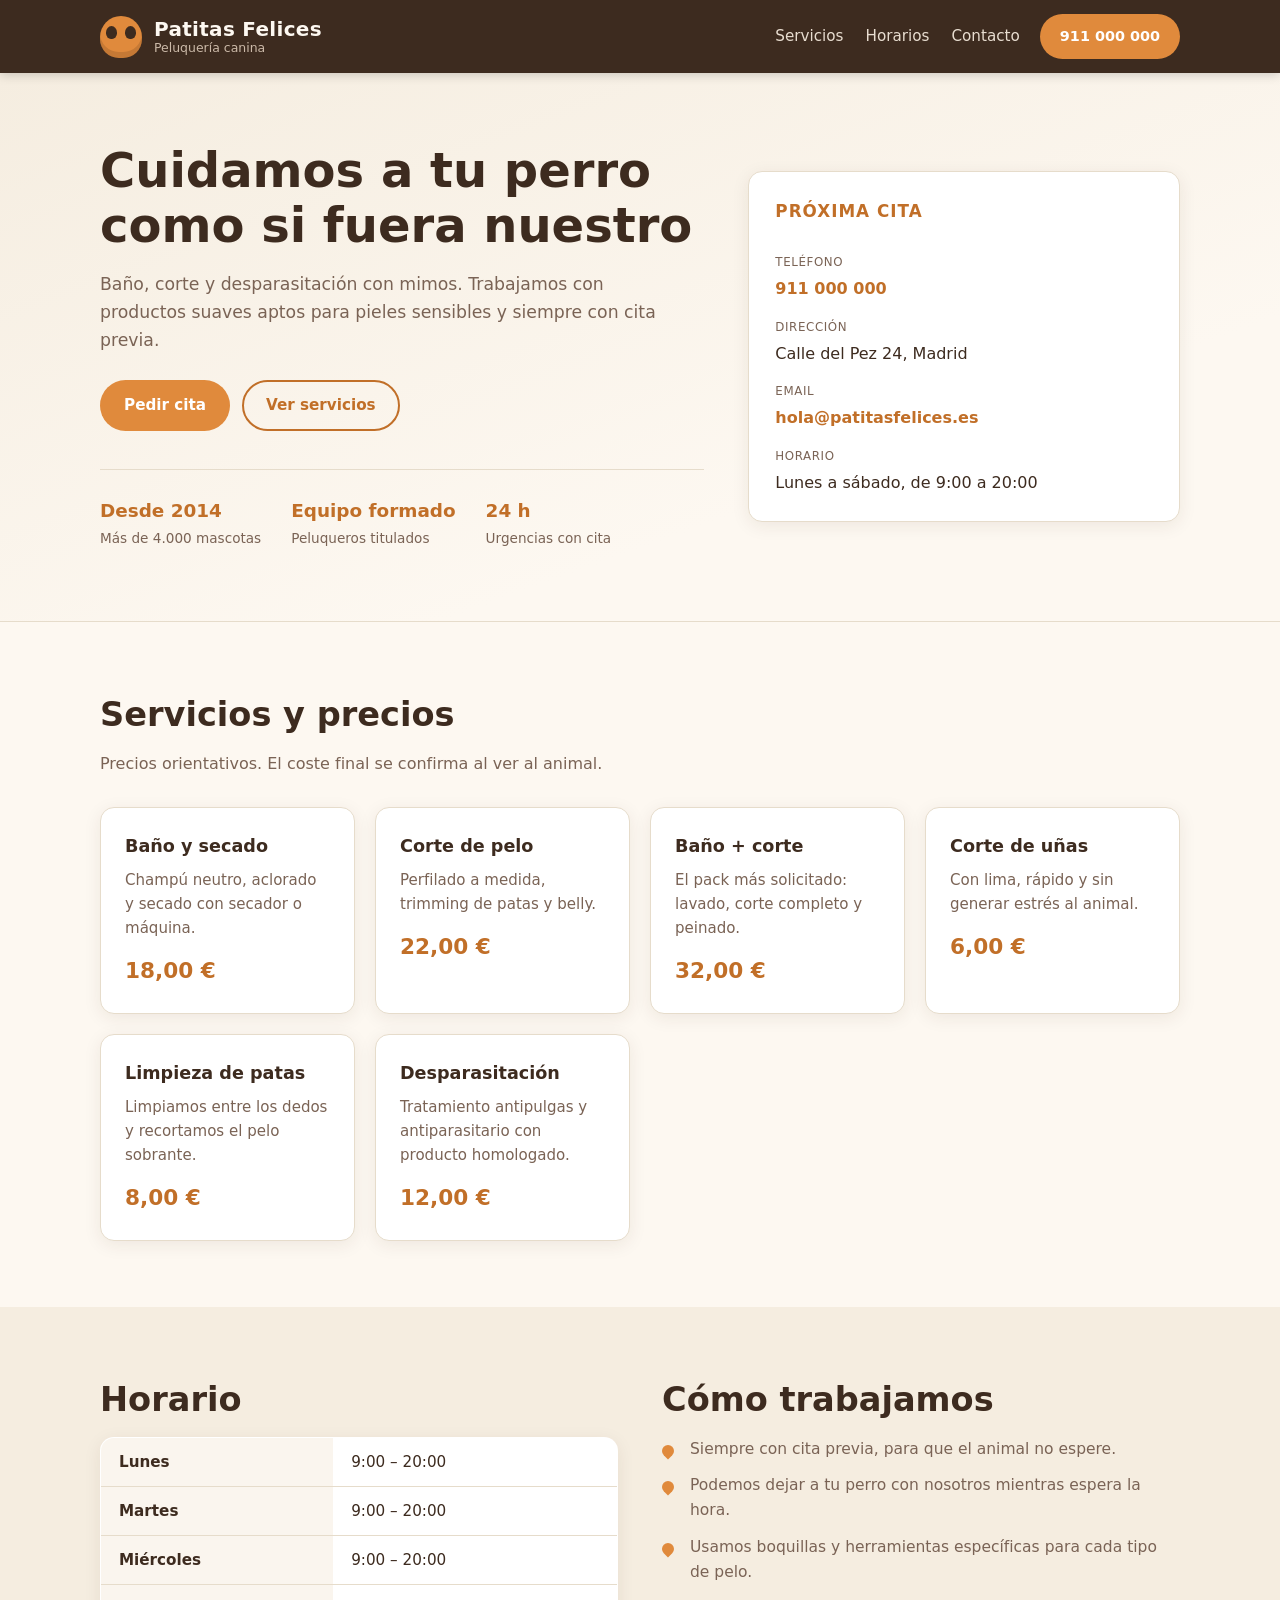
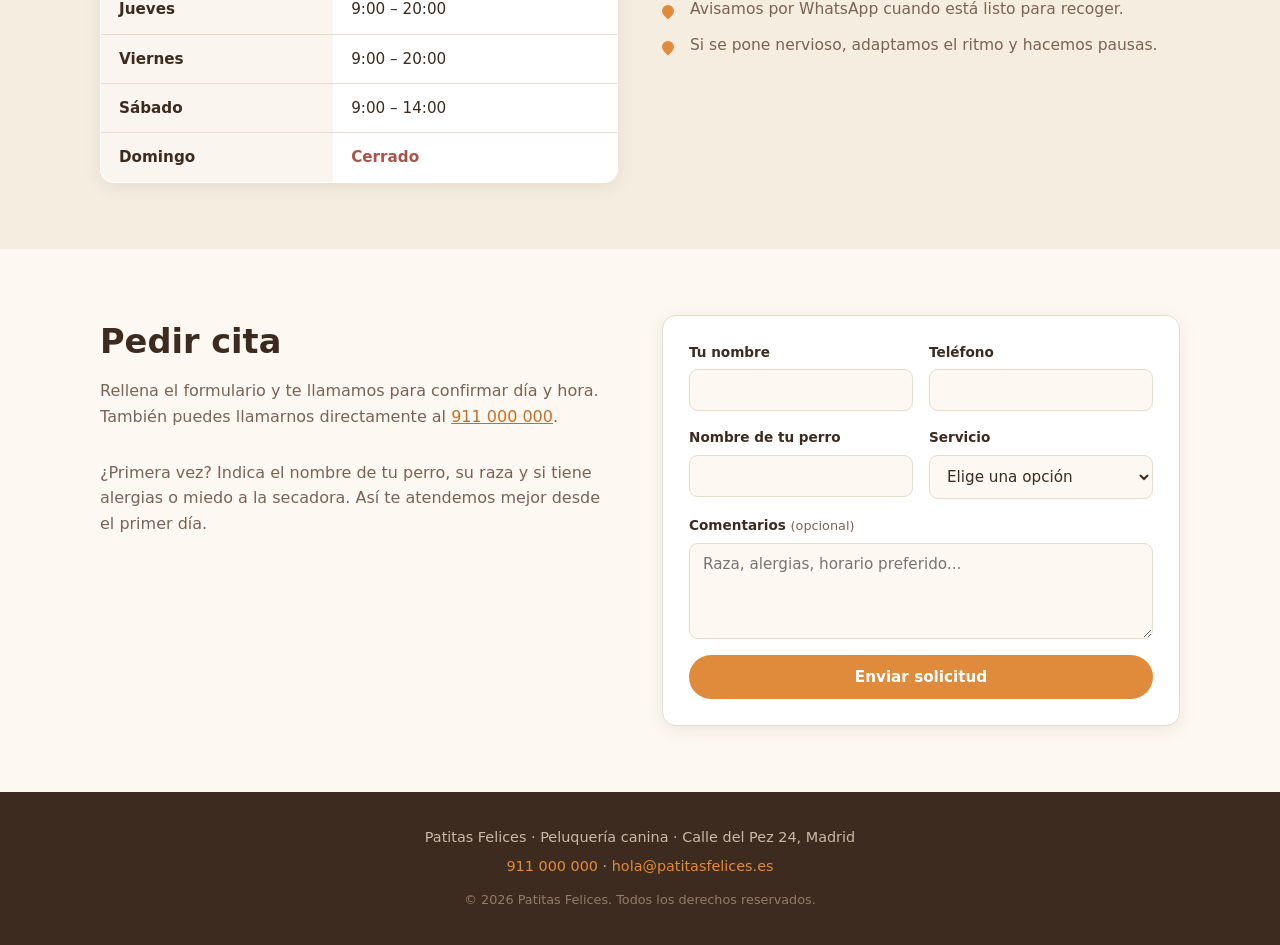
<file: peluqueria/index.html>
<!DOCTYPE html>
<html lang="es">
<head>
  <meta charset="UTF-8">
  <meta name="viewport" content="width=device-width, initial-scale=1.0">
  <title>Patitas Felices | Peluquería canina</title>
  <meta name="description" content="Peluquería canina en Madrid. Baño, corte de pelo, uñas y desparasitación para tu perro con cita previa.">
  <link rel="stylesheet" href="style.css">
</head>
<body>

  <header class="cabecera">
    <div class="contenedor cabecera-inner">
      <a href="#inicio" class="marca">
        <span class="hocico" aria-hidden="true"></span>
        <span class="marca-texto">
          <strong>Patitas Felices</strong>
          <small>Peluquería canina</small>
        </span>
      </a>
      <nav class="menu" aria-label="Menú principal">
        <a href="#servicios">Servicios</a>
        <a href="#horarios">Horarios</a>
        <a href="#contacto">Contacto</a>
      </nav>
      <a class="btn btn-primario btn-cabecera" href="tel:+34910000000">911 000 000</a>
    </div>
  </header>

  <main id="inicio">

    <!-- PORTADA -->
    <section class="portada">
      <div class="contenedor portada-grid">
        <div>
          <h1>Cuidamos a tu perro<br>como si fuera nuestro</h1>
          <p class="entradilla">
            Baño, corte y desparasitación con mimos. Trabajamos con productos
            suaves aptos para pieles sensibles y siempre con cita previa.
          </p>
          <div class="portada-acciones">
            <a class="btn btn-primario" href="#contacto">Pedir cita</a>
            <a class="btn btn-linea" href="#servicios">Ver servicios</a>
          </div>
          <ul class="datos-rapidos">
            <li><strong>Desde 2014</strong><span>Más de 4.000 mascotas</span></li>
            <li><strong>Equipo formado</strong><span>Peluqueros titulados</span></li>
            <li><strong>24 h</strong><span>Urgencias con cita</span></li>
          </ul>
        </div>
        <aside class="tarjeta-info">
          <h2>Próxima cita</h2>
          <dl class="lista-datos">
            <dt>Teléfono</dt>
            <dd><a href="tel:+34910000000">911 000 000</a></dd>
            <dt>Dirección</dt>
            <dd>Calle del Pez 24, Madrid</dd>
            <dt>Email</dt>
            <dd><a href="mailto:hola@patitasfelices.es">hola@patitasfelices.es</a></dd>
            <dt>Horario</dt>
            <dd>Lunes a sábado, de 9:00 a 20:00</dd>
          </dl>
        </aside>
      </div>
    </section>


    <!-- SERVICIOS -->
    <section id="servicios" class="seccion">
      <div class="contenedor">
        <h2 class="titulo-seccion">Servicios y precios</h2>
        <p class="subtitulo">Precios orientativos. El coste final se confirma al ver al animal.</p>

        <div class="rejilla-servicios">
          <article class="tarjeta">
            <h3>Baño y secado</h3>
            <p>Champú neutro, aclorado y secado con secador o máquina.</p>
            <p class="precio">18,00 €</p>
          </article>

          <article class="tarjeta">
            <h3>Corte de pelo</h3>
            <p>Perfilado a medida, trimming de patas y belly.</p>
            <p class="precio">22,00 €</p>
          </article>

          <article class="tarjeta">
            <h3>Baño + corte</h3>
            <p>El pack más solicitado: lavado, corte completo y peinado.</p>
            <p class="precio">32,00 €</p>
          </article>

          <article class="tarjeta">
            <h3>Corte de uñas</h3>
            <p>Con lima, rápido y sin generar estrés al animal.</p>
            <p class="precio">6,00 €</p>
          </article>

          <article class="tarjeta">
            <h3>Limpieza de patas</h3>
            <p>Limpiamos entre los dedos y recortamos el pelo sobrante.</p>
            <p class="precio">8,00 €</p>
          </article>

          <article class="tarjeta">
            <h3>Desparasitación</h3>
            <p>Tratamiento antipulgas y antiparasitario con producto homologado.</p>
            <p class="precio">12,00 €</p>
          </article>
        </div>
      </div>
    </section>

    <!-- HORARIOS -->
    <section id="horarios" class="seccion seccion-alterna">
      <div class="contenedor dos-columnas">
        <div>
          <h2 class="titulo-seccion">Horario</h2>
          <table class="tabla-horarios">
            <tbody>
              <tr><th scope="row">Lunes</th><td>9:00 – 20:00</td></tr>
              <tr><th scope="row">Martes</th><td>9:00 – 20:00</td></tr>
              <tr><th scope="row">Miércoles</th><td>9:00 – 20:00</td></tr>
              <tr><th scope="row">Jueves</th><td>9:00 – 20:00</td></tr>
              <tr><th scope="row">Viernes</th><td>9:00 – 20:00</td></tr>
              <tr><th scope="row">Sábado</th><td>9:00 – 14:00</td></tr>
              <tr><th scope="row">Domingo</th><td class="cerrado">Cerrado</td></tr>
            </tbody>
          </table>
        </div>
        <div>
          <h2 class="titulo-seccion">Cómo trabajamos</h2>
          <ul class="lista-puntos">
            <li>Siempre con cita previa, para que el animal no espere.</li>
            <li>Podemos dejar a tu perro con nosotros mientras espera la hora.</li>
            <li>Usamos boquillas y herramientas específicas para cada tipo de pelo.</li>
            <li>Avisamos por WhatsApp cuando está listo para recoger.</li>
            <li>Si se pone nervioso, adaptamos el ritmo y hacemos pausas.</li>
          </ul>
        </div>
      </div>
    </section>

    <!-- CONTACTO -->
    <section id="contacto" class="seccion">
      <div class="contenedor dos-columnas">
        <div>
          <h2 class="titulo-seccion">Pedir cita</h2>
          <p class="subtitulo">
            Rellena el formulario y te llamamos para confirmar día y hora.
            También puedes llamarnos directamente al <a href="tel:+34910000000">911 000 000</a>.
          </p>
          <p class="subtitulo">
            ¿Primera vez? Indica el nombre de tu perro, su raza y si tiene alergias
            o miedo a la secadora. Así te atendemos mejor desde el primer día.
          </p>
        </div>

        <form id="formulario" class="formulario" novalidate>
          <div class="campo">
            <label for="nombre">Tu nombre</label>
            <input type="text" id="nombre" name="nombre" autocomplete="name" required>
          </div>

          <div class="campo">
            <label for="telefono">Teléfono</label>
            <input type="tel" id="telefono" name="telefono" autocomplete="tel" required>
          </div>

          <div class="campo">
            <label for="mascota">Nombre de tu perro</label>
            <input type="text" id="mascota" name="mascota" required>
          </div>

          <div class="campo">
            <label for="servicio">Servicio</label>
            <select id="servicio" name="servicio" required>
              <option value="">Elige una opción</option>
              <option>Baño y secado (18,00 €)</option>
              <option>Corte de pelo (22,00 €)</option>
              <option>Baño + corte (32,00 €)</option>
              <option>Corte de uñas (6,00 €)</option>
              <option>Limpieza de patas (8,00 €)</option>
              <option>Desparasitación (12,00 €)</option>
            </select>
          </div>

          <div class="campo campo-ancho">
            <label for="comentarios">Comentarios <span class="opcional">(opcional)</span></label>
            <textarea id="comentarios" name="comentarios" rows="4" placeholder="Raza, alergias, horario preferido..."></textarea>
          </div>

          <div class="campo campo-ancho">
            <button class="btn btn-primario btn-ancho" type="submit">Enviar solicitud</button>
          </div>

          <p id="aviso" class="aviso" role="status" aria-live="polite" hidden></p>
        </form>
      </div>
    </section>

  </main>

  <footer class="pie">
    <div class="contenedor pie-inner">
      <p>Patitas Felices · Peluquería canina · Calle del Pez 24, Madrid</p>
      <p><a href="tel:+34910000000">911 000 000</a> · <a href="mailto:hola@patitasfelices.es">hola@patitasfelices.es</a></p>
      <p class="pie-legal">© 2026 Patitas Felices. Todos los derechos reservados.</p>
    </div>
  </footer>

  <script src="script.js"></script>
</body>
</html>
</file>
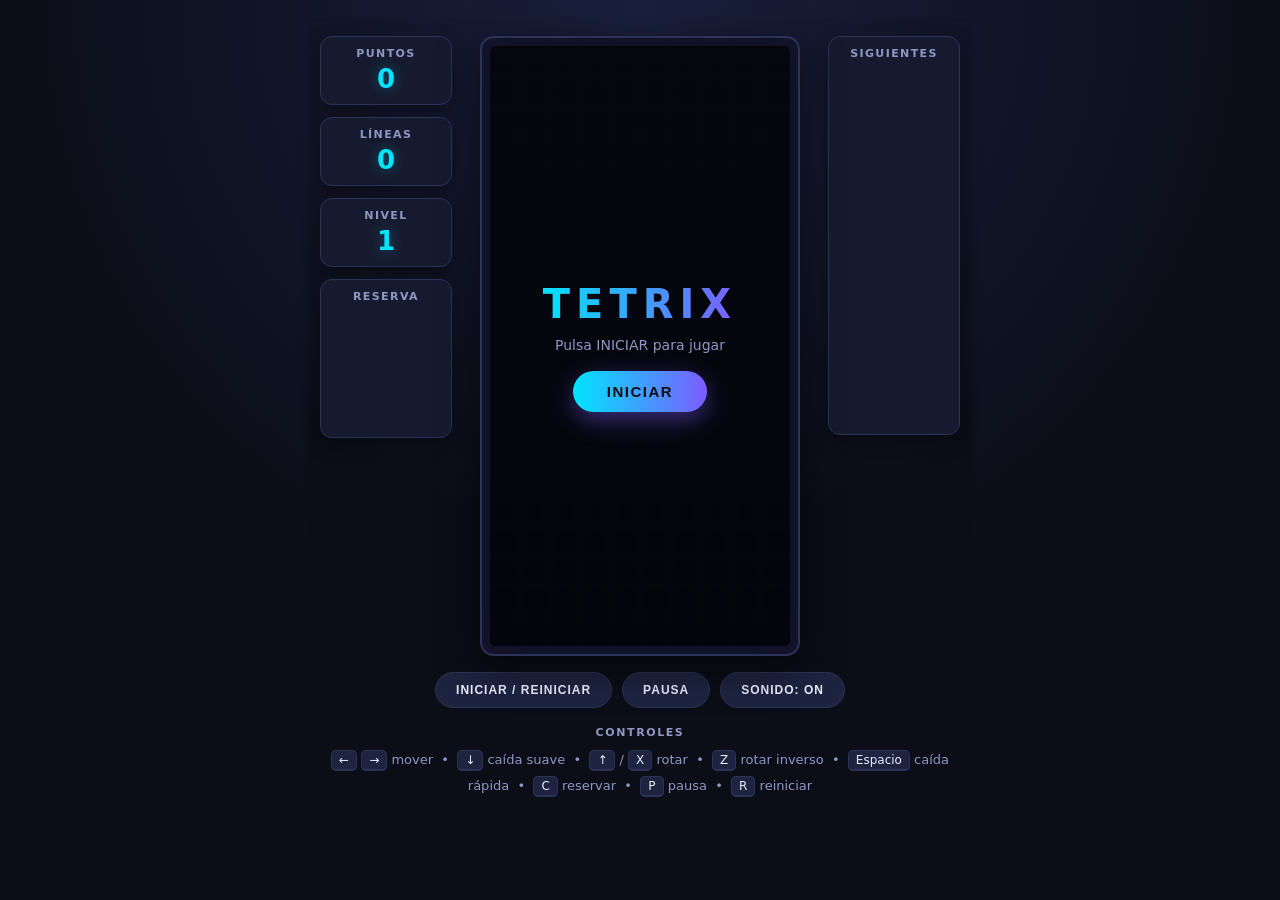
<file: tetrix/index.html>
<!DOCTYPE html>
<html lang="es">
<head>
<meta charset="UTF-8">
<meta name="viewport" content="width=device-width, initial-scale=1.0, maximum-scale=1.0, user-scalable=no">
<title>Tetrix</title>
<link rel="stylesheet" href="style.css">
</head>
<body>
<div class="game-wrapper">

  <aside class="panel panel-left">
    <div class="box">
      <h3>PUNTOS</h3>
      <div class="score" id="score">0</div>
    </div>
    <div class="box">
      <h3>LÍNEAS</h3>
      <div class="score" id="lines">0</div>
    </div>
    <div class="box">
      <h3>NIVEL</h3>
      <div class="score" id="level">1</div>
    </div>
    <div class="box hold-box">
      <h3>RESERVA</h3>
      <canvas id="hold-canvas" width="120" height="120"></canvas>
    </div>
  </aside>

  <main class="board-area">
    <div class="frame">
      <canvas id="board" width="300" height="600"></canvas>
      <div class="overlay" id="overlay">
        <div class="overlay-card">
          <h1 id="overlay-title">TETRIX</h1>
          <p id="overlay-text">Pulsa INICIAR para jugar</p>
          <button id="start-btn">INICIAR</button>
        </div>
      </div>
    </div>
  </main>

  <aside class="panel panel-right">
    <div class="box">
      <h3>SIGUIENTES</h3>
      <canvas id="next-canvas" width="120" height="360"></canvas>
    </div>
  </aside>

</div>

<div class="controls-bar">
  <button id="btn-start">INICIAR / REINICIAR</button>
  <button id="btn-pause">PAUSA</button>
  <button id="btn-sound">SONIDO: ON</button>
</div>

<div class="help">
  <h4>CONTROLES</h4>
  <p>
    <kbd>←</kbd> <kbd>→</kbd> mover &nbsp;•&nbsp;
    <kbd>↓</kbd> caída suave &nbsp;•&nbsp;
    <kbd>↑</kbd> / <kbd>X</kbd> rotar &nbsp;•&nbsp;
    <kbd>Z</kbd> rotar inverso &nbsp;•&nbsp;
    <kbd>Espacio</kbd> caída rápida &nbsp;•&nbsp;
    <kbd>C</kbd> reservar &nbsp;•&nbsp;
    <kbd>P</kbd> pausa &nbsp;•&nbsp;
    <kbd>R</kbd> reiniciar
  </p>
</div>

<div class="touch-pad">
  <button data-key="left">◀</button>
  <button data-key="rotate">⟳</button>
  <button data-key="right">▶</button>
  <button data-key="down">▼</button>
  <button data-key="drop">⤓</button>
  <button data-key="hold">⇄</button>
</div>

<script src="game.js"></script>
</body>
</html>
</file>
<file: peluqueria/style.css>
/* ============================================
   Peluquería canina "Patitas Felices"
   Sin imágenes: todo con CSS y texto
   ============================================ */

:root {
  --crema: #fdf8f1;
  --arena: #f5ede0;
  --marron: #3d2b1f;
  --marron-claro: #7a6355;
  --naranja: #e08a3c;
  --naranja-oscuro: #c16f28;
  --menta: #4b9c8b;
  --borde: #e6dccb;
  --sombra: 0 4px 18px rgba(61, 43, 31, 0.08);
  --radio: 14px;
}

* { margin: 0; padding: 0; box-sizing: border-box; }

html { scroll-behavior: smooth; }

body {
  font-family: "Segoe UI", system-ui, -apple-system, Roboto, sans-serif;
  color: var(--marron);
  background: var(--crema);
  line-height: 1.6;
}

a { color: var(--naranja-oscuro); }
a:hover { color: var(--naranja); }

.contenedor {
  width: min(1080px, 100% - 40px);
  margin-inline: auto;
}

/* ---------- CABECERA ---------- */
.cabecera {
  background: var(--marron);
  color: var(--crema);
  padding: 14px 0;
  position: sticky;
  top: 0;
  z-index: 10;
  box-shadow: 0 2px 10px rgba(0, 0, 0, 0.18);
}

.cabecera-inner {
  display: flex;
  align-items: center;
  gap: 20px;
  flex-wrap: wrap;
}

.marca {
  display: flex;
  align-items: center;
  gap: 12px;
  text-decoration: none;
  color: var(--crema);
  margin-right: auto;
}

.marca-texto { display: flex; flex-direction: column; line-height: 1.15; }
.marca-texto strong { font-size: 1.25rem; letter-spacing: 0.3px; }
.marca-texto small { color: #cbb9a8; font-size: 0.78rem; }

/* Hocico dibujado solo con CSS (sin imagenes) */
.hocico {
  width: 42px;
  height: 42px;
  border-radius: 50% 50% 45% 45%;
  background: var(--naranja);
  position: relative;
  flex: none;
  box-shadow: inset 0 -6px 0 rgba(0, 0, 0, 0.12);
}

.hocico::before,
.hocico::after {
  content: "";
  position: absolute;
  top: 10px;
  width: 11px;
  height: 13px;
  background: var(--marron);
  border-radius: 50% 50% 45% 45%;
}
.hocico::before { left: 6px; }
.hocico::after { right: 6px; }

.menu { display: flex; gap: 22px; }
.menu a {
  color: #e8ddd0;
  text-decoration: none;
  font-size: 0.95rem;
}
.menu a:hover { color: var(--naranja); }

.btn {
  display: inline-block;
  padding: 11px 22px;
  border-radius: 999px;
  text-decoration: none;
  font-weight: 600;
  font-size: 0.95rem;
  border: 2px solid transparent;
  cursor: pointer;
  font-family: inherit;
  transition: background 0.15s, color 0.15s, border-color 0.15s;
}

.btn-primario {
  background: var(--naranja);
  color: #fff;
}
.btn-primario:hover { background: var(--naranja-oscuro); color: #fff; }

.btn-linea {
  border-color: var(--naranja-oscuro);
  color: var(--naranja-oscuro);
  background: transparent;
}
.btn-linea:hover { background: var(--naranja-oscuro); color: #fff; }

.btn-cabecera { padding: 9px 18px; font-size: 0.9rem; }
.btn-ancho { width: 100%; }

/* ---------- PORTADA ---------- */
.portada {
  background: linear-gradient(160deg, var(--arena) 0%, var(--crema) 70%);
  padding: 70px 0;
  border-bottom: 1px solid var(--borde);
}

.portada-grid {
  display: grid;
  grid-template-columns: 1.4fr 1fr;
  gap: 44px;
  align-items: center;
}

.portada h1 {
  font-size: clamp(1.9rem, 4.5vw, 3rem);
  line-height: 1.15;
  margin-bottom: 18px;
}

.entradilla {
  font-size: 1.08rem;
  color: var(--marron-claro);
  max-width: 52ch;
  margin-bottom: 26px;
}

.portada-acciones { display: flex; gap: 12px; flex-wrap: wrap; }

.datos-rapidos {
  list-style: none;
  display: flex;
  gap: 30px;
  margin-top: 38px;
  padding-top: 26px;
  border-top: 1px solid var(--borde);
  flex-wrap: wrap;
}
.datos-rapidos strong { display: block; font-size: 1.15rem; color: var(--naranja-oscuro); }
.datos-rapidos span { font-size: 0.85rem; color: var(--marron-claro); }


/* ---------- SECCIONES ---------- */
.seccion { padding: 66px 0; }
.seccion-alterna { background: var(--arena); }

.titulo-seccion {
  font-size: clamp(1.5rem, 3vw, 2.1rem);
  margin-bottom: 10px;
}

.subtitulo {
  color: var(--marron-claro);
  max-width: 60ch;
  margin-bottom: 30px;
}

/* ---------- SERVICIOS ---------- */
.rejilla-servicios {
  display: grid;
  grid-template-columns: repeat(auto-fit, minmax(250px, 1fr));
  gap: 20px;
}

.tarjeta {
  background: #fff;
  border: 1px solid var(--borde);
  border-radius: var(--radio);
  padding: 24px;
  box-shadow: var(--sombra);
  transition: transform 0.15s, box-shadow 0.15s;
}
.tarjeta:hover {
  transform: translateY(-3px);
  box-shadow: 0 8px 24px rgba(61, 43, 31, 0.12);
}

.tarjeta h3 {
  font-size: 1.1rem;
  margin-bottom: 8px;
  color: var(--marron);
}
.tarjeta p { font-size: 0.94rem; color: var(--marron-claro); }

.precio {
  margin-top: 14px;
  font-size: 1.35rem !important;
  font-weight: 700;
  color: var(--naranja-oscuro) !important;
}

/* ---------- HORARIOS ---------- */
.dos-columnas {
  display: grid;
  grid-template-columns: 1fr 1fr;
  gap: 44px;
  align-items: start;
}

.tabla-horarios {
  width: 100%;
  border-collapse: collapse;
  background: #fff;
  border: 1px solid var(--borde);
  border-radius: var(--radio);
  overflow: hidden;
  box-shadow: var(--sombra);
}
.tabla-horarios th,
.tabla-horarios td {
  padding: 12px 18px;
  text-align: left;
  border-bottom: 1px solid var(--borde);
  font-size: 0.95rem;
}
.tabla-horarios tr:last-child th,
.tabla-horarios tr:last-child td { border-bottom: none; }
.tabla-horarios th { font-weight: 600; background: #faf5ee; width: 45%; }
.tabla-horarios .cerrado { color: #a8544a; font-weight: 600; }

.lista-puntos { list-style: none; display: grid; gap: 12px; }
.lista-puntos li {
  position: relative;
  padding-left: 28px;
  font-size: 0.97rem;
  color: var(--marron-claro);
}
.lista-puntos li::before {
  content: "";
  position: absolute;
  left: 0;
  top: 8px;
  width: 12px;
  height: 12px;
  border-radius: 50% 50% 50% 0;
  background: var(--naranja);
  transform: rotate(-45deg);
}

/* ---------- FORMULARIO ---------- */
.formulario {
  background: #fff;
  border: 1px solid var(--borde);
  border-radius: var(--radio);
  padding: 26px;
  box-shadow: var(--sombra);
  display: grid;
  grid-template-columns: 1fr 1fr;
  gap: 16px;
}

.campo { display: flex; flex-direction: column; gap: 6px; }
.campo-ancho { grid-column: 1 / -1; }

.campo label {
  font-size: 0.85rem;
  font-weight: 600;
  color: var(--marron);
}
.opcional { font-weight: 400; color: var(--marron-claro); font-size: 0.8rem; }

.campo input,
.campo select,
.campo textarea {
  font-family: inherit;
  font-size: 0.95rem;
  padding: 11px 13px;
  border: 1px solid var(--borde);
  border-radius: 9px;
  background: var(--crema);
  color: var(--marron);
  width: 100%;
}
.campo textarea { resize: vertical; }
.campo input:focus,
.campo select:focus,
.campo textarea:focus {
  outline: 2px solid var(--naranja);
  outline-offset: 1px;
  background: #fff;
}

.campo.error input,
.campo.error select,
.campo.error textarea { border-color: #a8544a; background: #fdf3f2; }

.campo .error-msg {
  font-size: 0.78rem;
  color: #a8544a;
  display: none;
}
.campo.error .error-msg { display: block; }

.aviso {
  grid-column: 1 / -1;
  padding: 13px 16px;
  border-radius: 9px;
  font-size: 0.92rem;
  margin: 0;
}
.aviso.ok {
  background: #e8f4ef;
  color: #2f6b5c;
  border: 1px solid #bcdccf;
}
.aviso.error {
  background: #fdf3f2;
  color: #8e443b;
  border: 1px solid #e5c4c0;
}

/* ---------- PIE ---------- */
.pie {
  background: var(--marron);
  color: #cbb9a8;
  padding: 34px 0;
  text-align: center;
  font-size: 0.9rem;
}
.pie a { color: var(--naranja); text-decoration: none; }
.pie a:hover { text-decoration: underline; }
.pie-inner { display: grid; gap: 6px; }
.pie-legal { font-size: 0.8rem; color: #8f7d6d; margin-top: 6px; }

/* ---------- RESPONSIVE ---------- */
@media (max-width: 860px) {
  .portada-grid,
  .dos-columnas { grid-template-columns: 1fr; }
  .formulario { grid-template-columns: 1fr; }
  .menu { order: 3; width: 100%; justify-content: center; }
  .btn-cabecera { margin-left: auto; }
}

@media (max-width: 560px) {
  .portada { padding: 46px 0; }
  .seccion { padding: 48px 0; }
  .datos-rapidos { gap: 20px; }
  .formulario, .tarjeta-info { padding: 20px; }
  .portada-acciones .btn { width: 100%; text-align: center; }
}

.tarjeta-info {
  background: #fff;
  border: 1px solid var(--borde);
  border-radius: var(--radio);
  padding: 26px;
  box-shadow: var(--sombra);
}
.tarjeta-info h2 {
  font-size: 1.05rem;
  text-transform: uppercase;
  letter-spacing: 1px;
  color: var(--naranja-oscuro);
  margin-bottom: 16px;
}

.lista-datos { display: grid; gap: 4px; }
.lista-datos dt {
  font-size: 0.74rem;
  text-transform: uppercase;
  letter-spacing: 0.6px;
  color: var(--marron-claro);
  margin-top: 12px;
}
.lista-datos dd { font-size: 1rem; }
.lista-datos a { text-decoration: none; font-weight: 600; }
</file>
<file: tetrix/style.css>
:root {
  --bg: #0b0d17;
  --panel: #161a2e;
  --panel-2: #1e2340;
  --line: #2c3357;
  --text: #e8ecff;
  --muted: #8f97c4;
  --accent: #7c5cff;
  --accent-2: #00e5ff;
}

* { margin: 0; padding: 0; box-sizing: border-box; }

html, body {
  min-height: 100%;
  background: radial-gradient(circle at 50% 0%, #1a1f3d 0%, var(--bg) 60%);
  color: var(--text);
  font-family: "Segoe UI", system-ui, -apple-system, Roboto, sans-serif;
  display: flex;
  flex-direction: column;
  align-items: center;
  padding: 18px 12px 40px;
  user-select: none;
  -webkit-tap-highlight-color: transparent;
}

.game-wrapper {
  display: flex;
  gap: 18px;
  align-items: flex-start;
  justify-content: center;
  width: 100%;
  max-width: 760px;
}

/* ---------- Paneles laterales ---------- */
.panel {
  display: flex;
  flex-direction: column;
  gap: 12px;
  width: 132px;
  flex: 0 0 auto;
}

.box {
  background: var(--panel);
  border: 1px solid var(--line);
  border-radius: 12px;
  padding: 10px;
  text-align: center;
  box-shadow: 0 6px 18px rgba(0, 0, 0, .35);
}

.box h3 {
  font-size: 11px;
  letter-spacing: 1.4px;
  color: var(--muted);
  font-weight: 700;
  margin-bottom: 4px;
}

.score {
  font-size: 26px;
  font-weight: 800;
  font-variant-numeric: tabular-nums;
  color: var(--accent-2);
  text-shadow: 0 0 14px rgba(0, 229, 255, .35);
}

canvas { display: block; margin: 0 auto; }

/* ---------- Tablero ---------- */
.board-area { flex: 1 1 auto; display: flex; justify-content: center; }

.frame {
  position: relative;
  border: 2px solid var(--line);
  border-radius: 14px;
  padding: 8px;
  background: #0d1020;
  box-shadow: 0 10px 40px rgba(0, 0, 0, .55), inset 0 0 40px rgba(124, 92, 255, .08);
}

#board {
  display: block;
  border-radius: 6px;
  background: #05060d;
}

.overlay {
  position: absolute;
  inset: 8px;
  display: flex;
  align-items: center;
  justify-content: center;
  background: rgba(5, 6, 13, .88);
  border-radius: 8px;
  backdrop-filter: blur(3px);
  text-align: center;
}

.overlay.hidden { display: none; }

.overlay-card h1 {
  font-size: 40px;
  letter-spacing: 6px;
  background: linear-gradient(90deg, var(--accent-2), var(--accent));
  -webkit-background-clip: text;
  background-clip: text;
  color: transparent;
  margin-bottom: 10px;
}

.overlay-card p {
  color: var(--muted);
  margin-bottom: 18px;
  font-size: 14px;
  padding: 0 16px;
}

.overlay-card button {
  padding: 12px 34px;
  font-size: 15px;
  font-weight: 800;
  letter-spacing: 1.5px;
  border: 0;
  border-radius: 999px;
  cursor: pointer;
  color: #0b0d17;
  background: linear-gradient(90deg, var(--accent-2), var(--accent));
  box-shadow: 0 8px 24px rgba(124, 92, 255, .45);
  transition: transform .12s ease, filter .12s ease;
}

.overlay-card button:hover { transform: translateY(-2px); filter: brightness(1.1); }

/* ---------- Barra de botones ---------- */
.controls-bar {
  display: flex;
  gap: 10px;
  margin-top: 16px;
  flex-wrap: wrap;
  justify-content: center;
}

.controls-bar button {
  padding: 10px 20px;
  font-size: 12px;
  font-weight: 800;
  letter-spacing: 1px;
  color: var(--text);
  background: var(--panel-2);
  border: 1px solid var(--line);
  border-radius: 999px;
  cursor: pointer;
  transition: background .15s ease, border-color .15s ease;
}

.controls-bar button:hover {
  background: var(--accent);
  border-color: var(--accent-2);
}

/* ---------- Ayuda ---------- */
.help {
  margin-top: 18px;
  text-align: center;
  max-width: 640px;
}

.help h4 {
  font-size: 11px;
  letter-spacing: 1.6px;
  color: var(--muted);
  margin-bottom: 8px;
}

.help p { font-size: 13px; color: var(--muted); line-height: 2; }

kbd {
  background: var(--panel-2);
  border: 1px solid var(--line);
  border-bottom-width: 2px;
  border-radius: 5px;
  padding: 2px 7px;
  font-size: 12px;
  font-family: inherit;
  color: var(--text);
}

/* ---------- Mando tactil ---------- */
.touch-pad {
  display: none;
  margin-top: 18px;
  gap: 8px;
  grid-template-columns: repeat(6, 1fr);
  width: 100%;
  max-width: 520px;
}

.touch-pad button {
  padding: 16px 0;
  font-size: 20px;
  color: var(--text);
  background: var(--panel-2);
  border: 1px solid var(--line);
  border-radius: 12px;
  cursor: pointer;
}

.touch-pad button:active { background: var(--accent); }

/* ---------- Responsive ---------- */
@media (max-width: 720px) {
  .game-wrapper { flex-direction: column; align-items: center; }
  .panel { width: 100%; max-width: 320px; flex-direction: row; flex-wrap: wrap; justify-content: center; }
  .panel-right { order: 2; }
  .board-area { order: 1; }
  .touch-pad { display: grid; }
  #next-canvas { width: 90px; height: 270px; }
  #hold-canvas { width: 90px; height: 90px; }
  .help p { font-size: 12px; }
}
</file>
